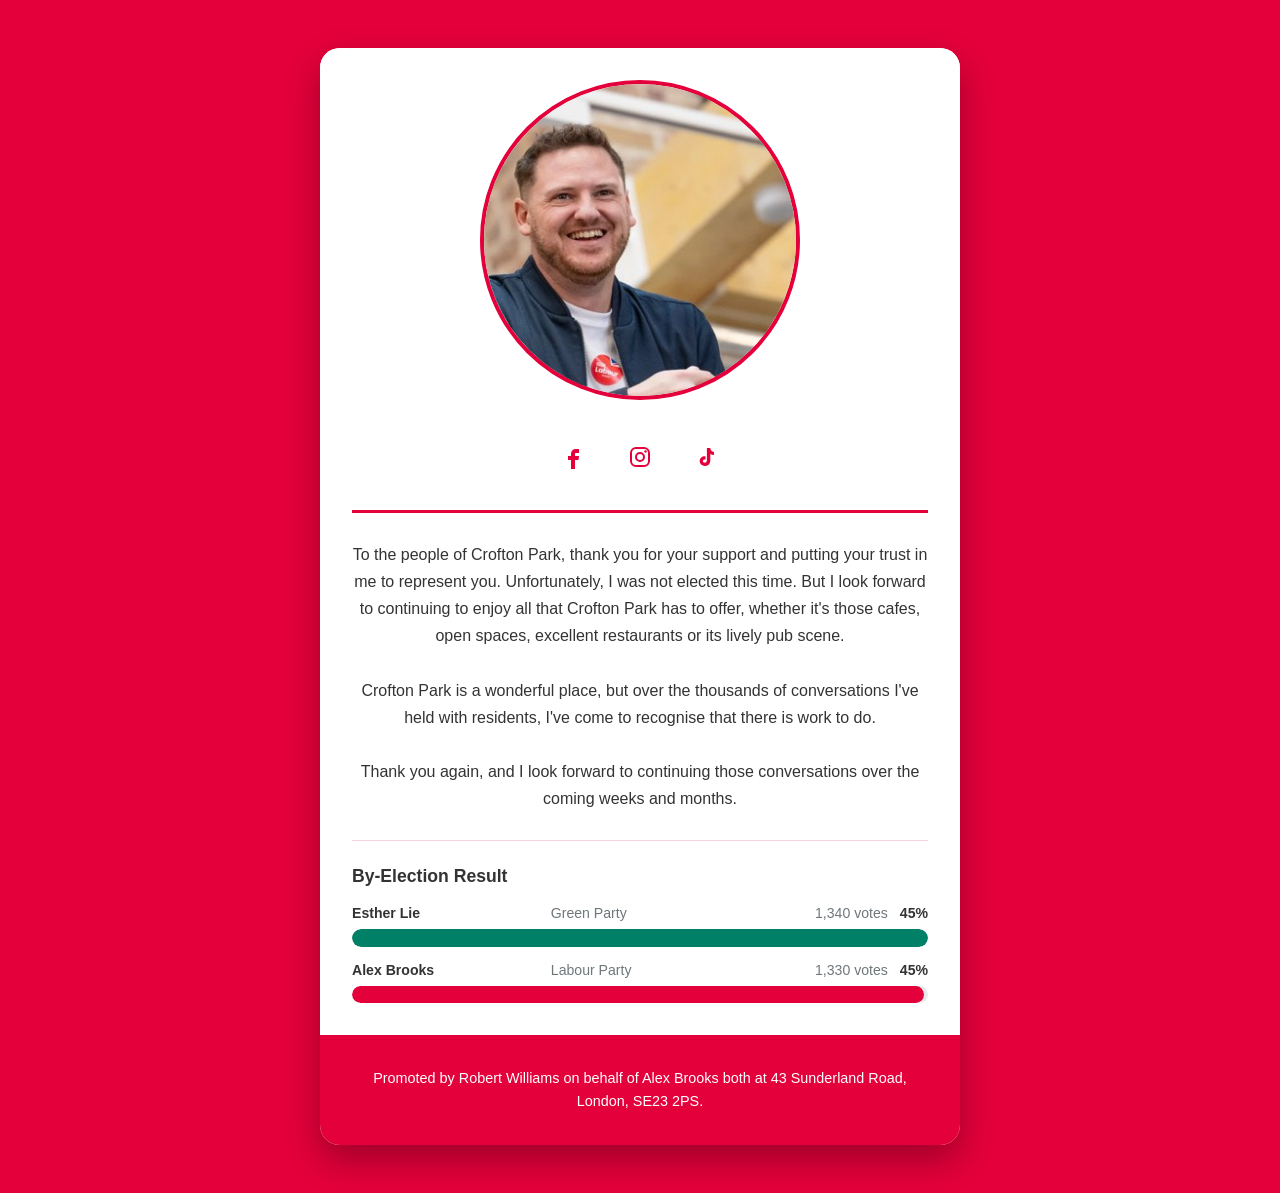
<file: index.html>
<!doctype html>
<html lang="en">
<head>
  <meta charset="utf-8">
  <meta name="viewport" content="width=device-width,initial-scale=1">
  <title>Alex Brooks | Crofton Park</title>
  <meta name="title" content="Alex Brooks | Crofton Park">
  <meta name="description" content="Alex Brooks, Crofton Park, Lewisham.">
  <meta name="keywords" content="Alex Brooks, Crofton Park, Lewisham, London">
  <meta name="author" content="Alex Brooks">
  <meta name="robots" content="index, follow">
  <meta name="language" content="English">
  <meta name="revisit-after" content="7 days">

  <!-- Canonical URL -->
  <link rel="canonical" href="https://alexbrooks.london/">

  <!-- Open Graph / Facebook -->
  <meta property="og:type" content="website">
  <meta property="og:url" content="https://alexbrooks.london/">
  <meta property="og:title" content="Alex Brooks | Crofton Park">
  <meta property="og:description" content="Alex Brooks, Crofton Park, Lewisham.">
  <meta property="og:image" content="https://alexbrooks.london/images/alex-brooks-crofton-park.webp">
  <meta property="og:image:width" content="1200">
  <meta property="og:image:height" content="630">
  <meta property="og:site_name" content="Alex Brooks">
  <meta property="og:locale" content="en_GB">

  <!-- Twitter -->
  <meta name="twitter:card" content="summary_large_image">
  <meta name="twitter:url" content="https://alexbrooks.london/">
  <meta name="twitter:title" content="Alex Brooks | Crofton Park">
  <meta name="twitter:description" content="Alex Brooks, Crofton Park, Lewisham.">
  <meta name="twitter:image" content="https://alexbrooks.london/images/alex-brooks-crofton-park.webp">

  <!-- Favicons -->
  <link rel="icon" type="image/x-icon" href="/favicon.ico">
  <link rel="icon" type="image/svg+xml" href="/favicon.svg">
  <link rel="icon" type="image/png" sizes="16x16" href="/favicon-16x16.png">
  <link rel="icon" type="image/png" sizes="32x32" href="/favicon-32x32.png">
  <link rel="icon" type="image/png" sizes="64x64" href="/favicon-64x64.png">
  <link rel="icon" type="image/png" sizes="96x96" href="/favicon-96x96.png">
  <link rel="apple-touch-icon" sizes="180x180" href="/apple-touch-icon.png">

  <link rel="stylesheet" href="styles.css">

  <!-- Structured Data -->
  <script type="application/ld+json">
    {
      "@context": "https://schema.org",
      "@type": "Person",
      "name": "Alex Brooks",
      "url": "https://alexbrooks.london/",
      "image": "https://alexbrooks.london/images/alex-brooks-crofton-park.webp",
      "address": {
        "@type": "PostalAddress",
        "addressLocality": "Crofton Park",
        "addressRegion": "London",
        "addressCountry": "GB"
      },
      "sameAs": [
        "https://facebook.com/LabourBrooks",
        "https://instagram.com/LabourBrooks",
        "https://tiktok.com/@LabourBrooks"
      ]
    }
  </script>
</head>
<body>
  <div class="page-background profile-card-page">
    <main class="floating-container profile-card" aria-label="Alex Brooks profile">
      <header class="profile-header">
        <div class="header-photo-container">
          <img
            src="images/profile-320.jpg"
            srcset="images/profile-320.jpg 320w, images/profile-640.jpg 640w"
            sizes="320px"
            width="320"
            height="320"
            alt="Alex Brooks"
            class="hero-photo"
            fetchpriority="high"
            decoding="async">
        </div>

        <nav class="profile-social-links social-links" aria-label="Social links">
          <a class="social-link" href="https://facebook.com/LabourBrooks" target="_blank" rel="noopener noreferrer" aria-label="Facebook">
            <svg viewBox="0 0 24 24" aria-hidden="true" focusable="false">
              <path d="M14 8h3V4h-3c-3.3 0-5 2-5 5v2H6v4h3v9h4v-9h3.5l.5-4h-4V9c0-.7.3-1 1-1Z"/>
            </svg>
          </a>
          <a class="social-link" href="https://instagram.com/LabourBrooks" target="_blank" rel="noopener noreferrer" aria-label="Instagram">
            <svg viewBox="0 0 24 24" aria-hidden="true" focusable="false">
              <rect x="3" y="3" width="18" height="18" rx="5" fill="none" stroke="currentColor" stroke-width="2"/>
              <circle cx="12" cy="12" r="4" fill="none" stroke="currentColor" stroke-width="2"/>
              <circle cx="17.5" cy="6.5" r="1.25"/>
            </svg>
          </a>
          <a class="social-link" href="https://tiktok.com/@LabourBrooks" target="_blank" rel="noopener noreferrer" aria-label="TikTok">
            <svg viewBox="0 0 24 24" aria-hidden="true" focusable="false">
              <path d="M16.2 3c.3 2.2 1.6 3.7 3.8 3.9v3.2c-1.3 0-2.5-.4-3.7-1.1v6.5c0 3.3-2.2 5.5-5.4 5.5-3 0-5.2-2-5.2-4.9 0-3.1 2.5-5.2 5.8-4.9v3.3c-1.5-.4-2.6.3-2.6 1.5 0 1 .8 1.7 1.9 1.7 1.3 0 2.1-.8 2.1-2.4V3h3.3Z"/>
            </svg>
          </a>
        </nav>

        <div class="bio profile-card-copy">
          <p>To the people of Crofton Park, thank you for your support and putting your trust in me to represent you. Unfortunately, I was not elected this time. But I look forward to continuing to enjoy all that Crofton Park has to offer, whether it's those cafes, open spaces, excellent restaurants or its lively pub scene.</p>
          <br>
          <p>Crofton Park is a wonderful place, but over the thousands of conversations I've held with residents, I've come to recognise that there is work to do.</p>
          <br>
          <p>Thank you again, and I look forward to continuing those conversations over the coming weeks and months.</p>
        </div>

        <section class="election-result" aria-labelledby="election-result-title">
          <h2 id="election-result-title">By-Election Result</h2>

          <div class="result-bars" aria-label="Election result bar chart">
            <div class="result-row" aria-label="Esther Lie, Green Party, 1,340 votes, 45 percent">
              <div class="result-meta">
                <span class="candidate">Esther Lie</span>
                <span class="party">Green Party</span>
                <span class="votes">1,340 votes</span>
                <span class="percentage">45%</span>
              </div>
              <div class="result-track" aria-hidden="true">
                <span class="result-bar green-party" style="--result-share: 100%;"></span>
              </div>
            </div>

            <div class="result-row" aria-label="Alex Brooks, Labour and Co-operative Party, 1,330 votes, 45 percent">
              <div class="result-meta">
                <span class="candidate">Alex Brooks</span>
                <span class="party">Labour Party</span>
                <span class="votes">1,330 votes</span>
                <span class="percentage">45%</span>
              </div>
              <div class="result-track" aria-hidden="true">
                <span class="result-bar labour-party" style="--result-share: 99.3%;"></span>
              </div>
            </div>
          </div>
        </section>
      </header>
      <footer class="footer">
        <p>Promoted by Robert Williams on behalf of Alex Brooks both at 43 Sunderland Road,
London, SE23 2PS.</p>
      </footer>
    </main>
  </div>

  <script>
    window.addEventListener('load', function () {
      window._gs = window._gs || function () {
        (window._gs.q = window._gs.q || []).push(arguments);
      };
      window._gs('GSN-140714-N');

      var script = document.createElement('script');
      script.src = 'https://d1l6p2sc9645hc.cloudfront.net/gosquared.js';
      script.async = true;
      document.head.appendChild(script);
    }, { once: true });
  </script>
</body>
</html>
</file>
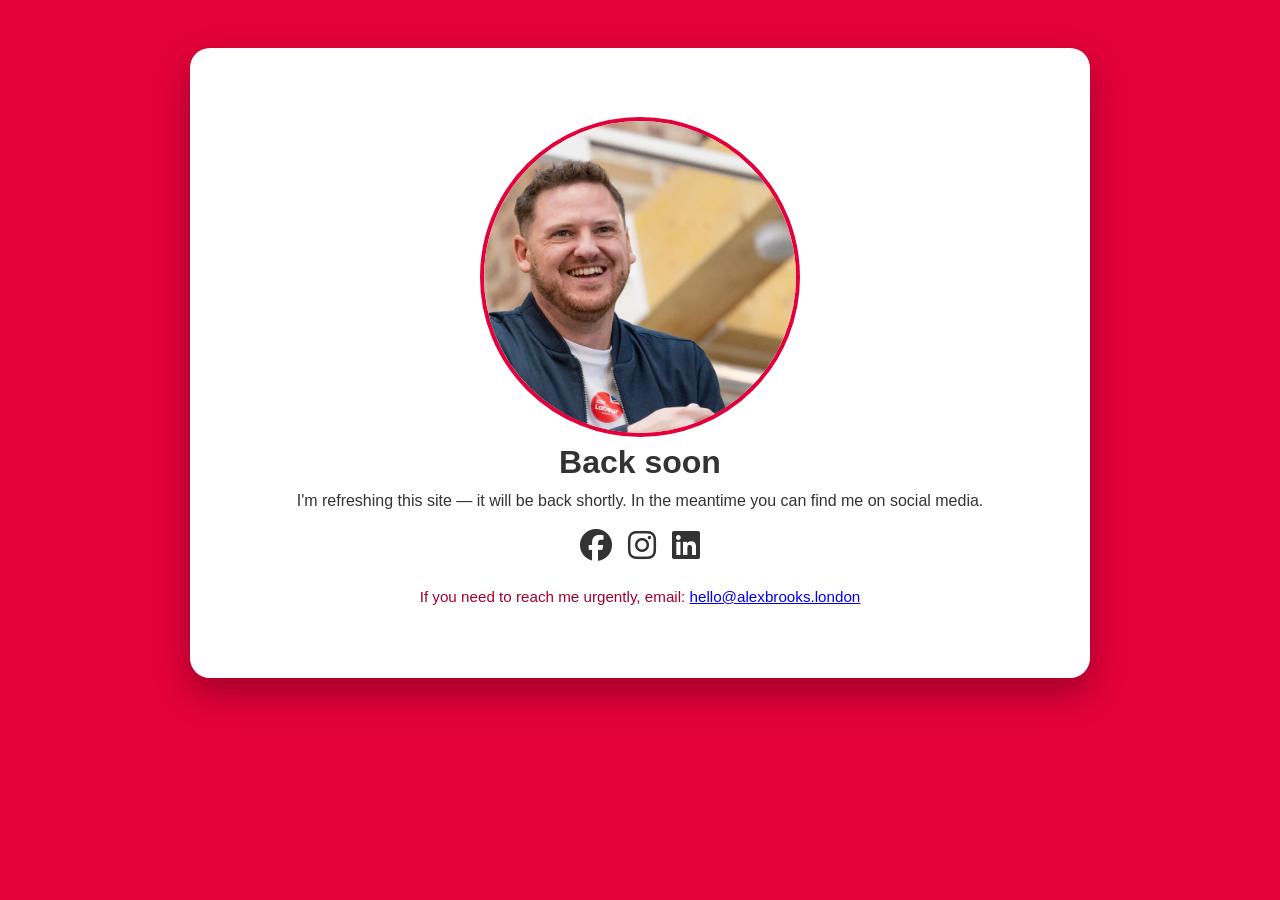
<file: holding.html>
<!doctype html>
<html lang="en">
<head>
  <meta charset="UTF-8">
  <meta name="viewport" content="width=device-width, initial-scale=1.0">

  <!-- Primary Meta Tags -->
  <title>Alex Brooks | Labour Councillor Candidate, Crofton Park</title>
  <meta name="title" content="Alex Brooks | Labour Councillor Candidate, Crofton Park">
  <meta name="description"
    content="I'm standing to be your Labour councillor for Crofton Park ward in the Lewisham Borough council elections on May 7, 2026. Get in touch and share your priorities.">
  <meta name="keywords"
    content="Alex Brooks, Crofton Park, Lewisham, Labour Party, councillor, local elections, London, 2026">
  <meta name="author" content="Alex Brooks">
  <meta name="robots" content="index, follow">
  <meta name="language" content="English">
  <meta name="revisit-after" content="7 days">

  <!-- Canonical URL -->
  <link rel="canonical" href="https://alexbrooks.london/">

  <!-- Open Graph / Facebook -->
  <meta property="og:type" content="website">
  <meta property="og:url" content="https://alexbrooks.london/">
  <meta property="og:title" content="Alex Brooks | Labour Councillor Candidate, Crofton Park">
  <meta property="og:description"
    content="I'm standing to be your Labour councillor for Crofton Park ward in the Lewisham Borough council elections on May 7, 2026. Get in touch and share your priorities.">
  <meta property="og:image" content="https://alexbrooks.london/images/alex-brooks-crofton-park.webp">
  <meta property="og:image:width" content="1200">
  <meta property="og:image:height" content="630">
  <meta property="og:site_name" content="Alex Brooks for Crofton Park">
  <meta property="og:locale" content="en_GB">

  <!-- Twitter -->
  <meta name="twitter:card" content="summary_large_image">
  <meta name="twitter:url" content="https://alexbrooks.london/">
  <meta name="twitter:title" content="Alex Brooks | Labour Councillor Candidate, Crofton Park">
  <meta name="twitter:description"
    content="I'm standing to be your Labour councillor for Crofton Park ward in the Lewisham Borough council elections on May 7, 2026.">
  <meta name="twitter:image" content="https://alexbrooks.london/images/alex-brooks-crofton-park.webp">

  <!-- Favicon -->
  <link rel="icon" type="image/x-icon" href="/favicon.ico">

  <!-- Stylesheets -->
  <link rel="stylesheet" href="styles.css">
  <link rel="stylesheet" href="https://cdnjs.cloudflare.com/ajax/libs/font-awesome/6.4.0/css/all.min.css"
    media="print" onload="this.media='all'">
  <noscript>
    <link rel="stylesheet" href="https://cdnjs.cloudflare.com/ajax/libs/font-awesome/6.4.0/css/all.min.css">
  </noscript>

  <!-- GoSquared Analytics -->
  <script>
    !function (g, s, q, r, d) {
      r = g[r] = g[r] || function () { (r.q = r.q || []).push(arguments) };
      d = s.createElement(q); d.src = '//d1l6p2sc9645hc.cloudfront.net/gosquared.js'; q =
        s.getElementsByTagName(q)[0]; q.parentNode.insertBefore(d, q)
    }(window, document
      , 'script', '_gs');

    _gs('GSN-140714-N');
  </script>

  <!-- Structured Data -->
  <script type="application/ld+json">
    {
      "@context": "https://schema.org",
      "@type": "Person",
      "name": "Alex Brooks",
      "url": "https://alexbrooks.london/",
      "image": "https://alexbrooks.london/images/alex-brooks-crofton-park.webp",
      "jobTitle": "Labour Councillor Candidate",
      "description": "I'm standing to be your Labour councillor for Crofton Park ward in the Lewisham Borough council elections on May 7, 2026.",
      "address": {
        "@type": "PostalAddress",
        "addressLocality": "Crofton Park",
        "addressRegion": "London",
        "addressCountry": "GB"
      },
      "sameAs": [
        "https://facebook.com/LabourBrooks",
        "https://instagram.com/LabourBrooks",
        "https://tiktok.com/@labourbrooks"
      ]
    }
  </script>

  <style>
    .holding-main{display:flex;align-items:center;justify-content:center;min-height:70vh;padding:3rem}
    .holding-card{text-align:center;max-width:720px}
    /* Larger, responsive profile image */
    .holding-card img{
      width:320px;
      height:320px;
      max-width:48vw;
      max-height:48vw;
      object-fit:cover;
      border-radius:50%;
      border:4px solid var(--labour-red);
      display:block;
      margin:0 auto;
    }
    @media (max-width:600px){
      .holding-card img{width:220px;height:220px;max-width:60vw;max-height:60vw}
    }

    /* Center and space social icons */
    .social-links{display:flex;justify-content:center;align-items:center;gap:1rem;margin-top:1rem}
    .social-links a{margin:0;color:inherit}
  </style>
</head>
<body>
  <div class="page-background">
    <div class="floating-container holding-main">
      <div class="holding-card">
        <img src="images/alex-brooks-crofton-park.webp" alt="Alex Brooks">
        <h1>Back soon</h1>
        <p>I'm refreshing this site — it will be back shortly. In the meantime you can find me on social media.</p>

        <div class="social-links" aria-label="Social links">
          <a href="https://facebook.com/LabourBrooks" target="_blank" rel="noopener noreferrer" aria-label="Facebook"><i class="fab fa-facebook fa-2x"></i></a>
          <a href="https://instagram.com/LabourBrooks" target="_blank" rel="noopener noreferrer" aria-label="Instagram"><i class="fab fa-instagram fa-2x"></i></a>
          <a href="https://linkedin.com/in/alexbrooks" target="_blank" rel="noopener noreferrer" aria-label="LinkedIn"><i class="fab fa-linkedin fa-2x"></i></a>
        </div>

        <p style="margin-top:1.25rem;font-size:.95rem;color:var(--labour-dark-red)">If you need to reach me urgently, email: <a href="mailto:hello@alexbrooks.london">hello@alexbrooks.london</a></p>
      </div>
    </div>
  </div>
</body>
</html>
</file>
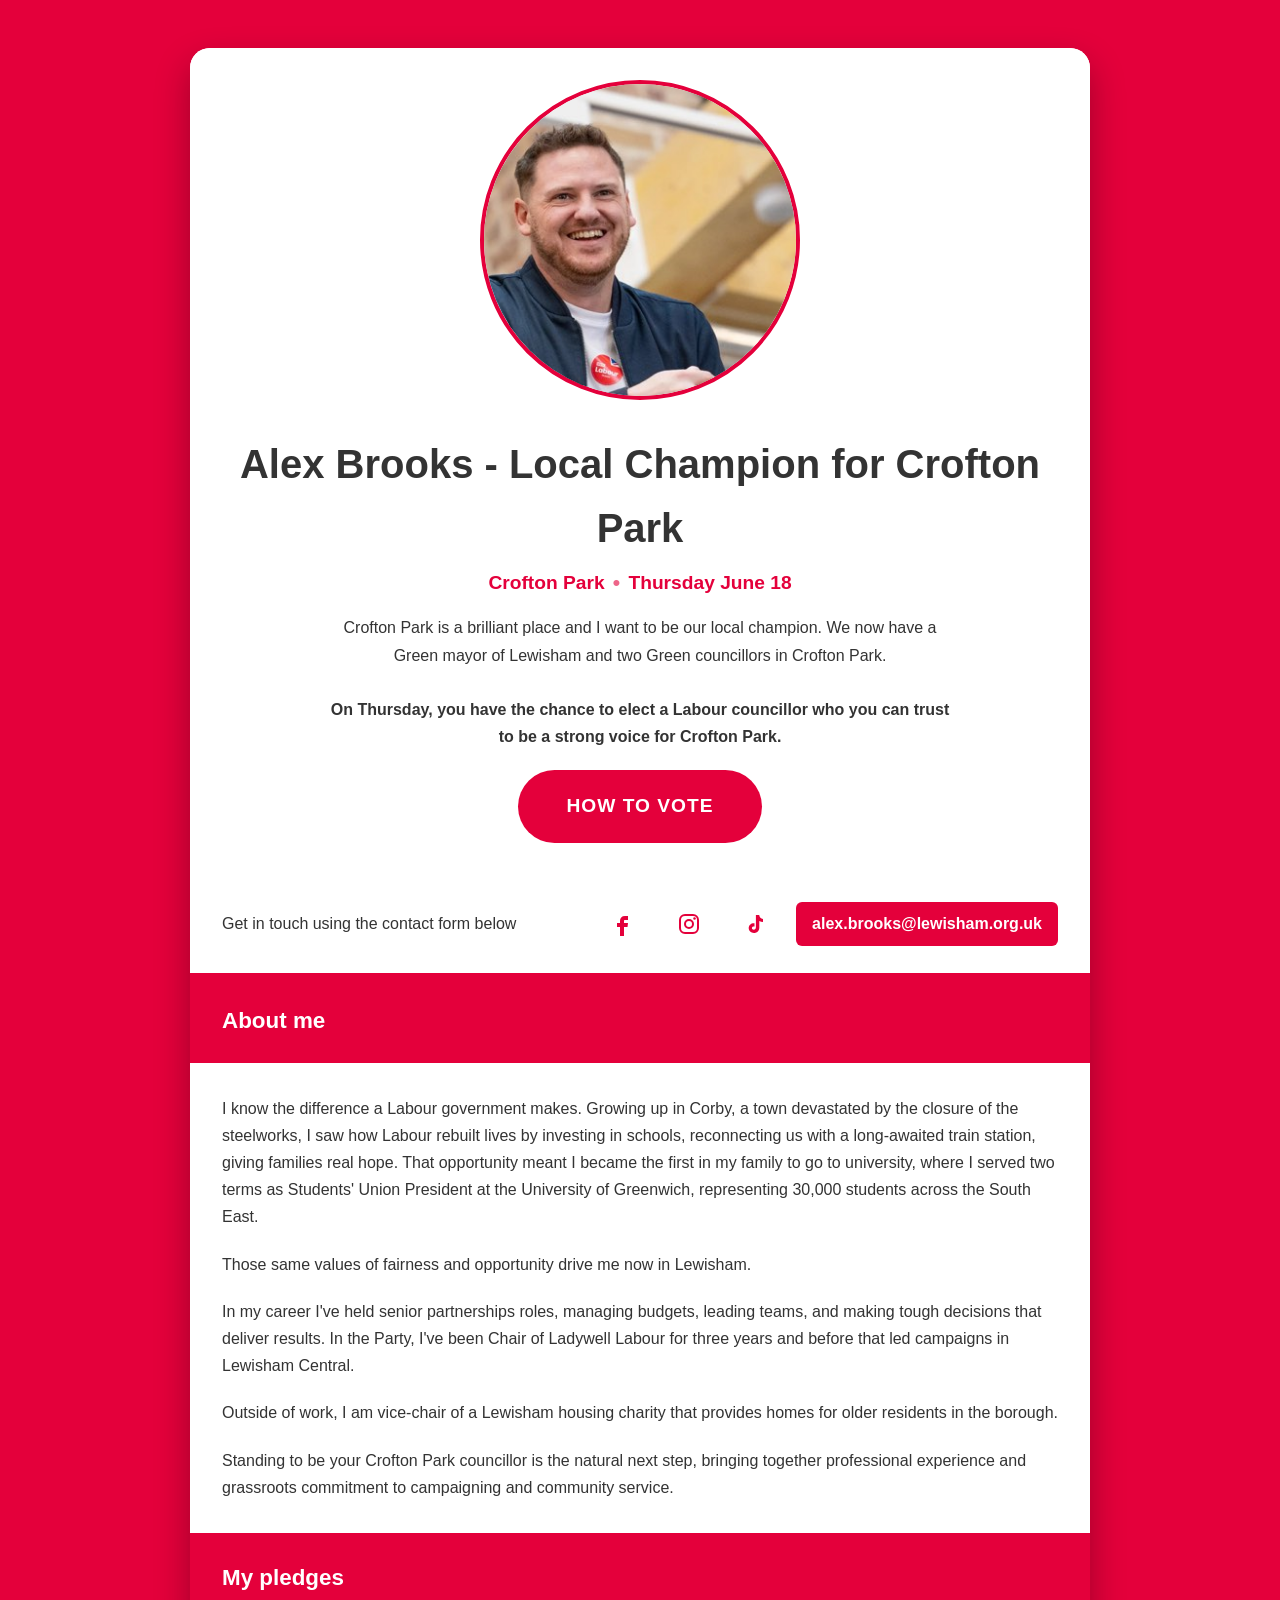
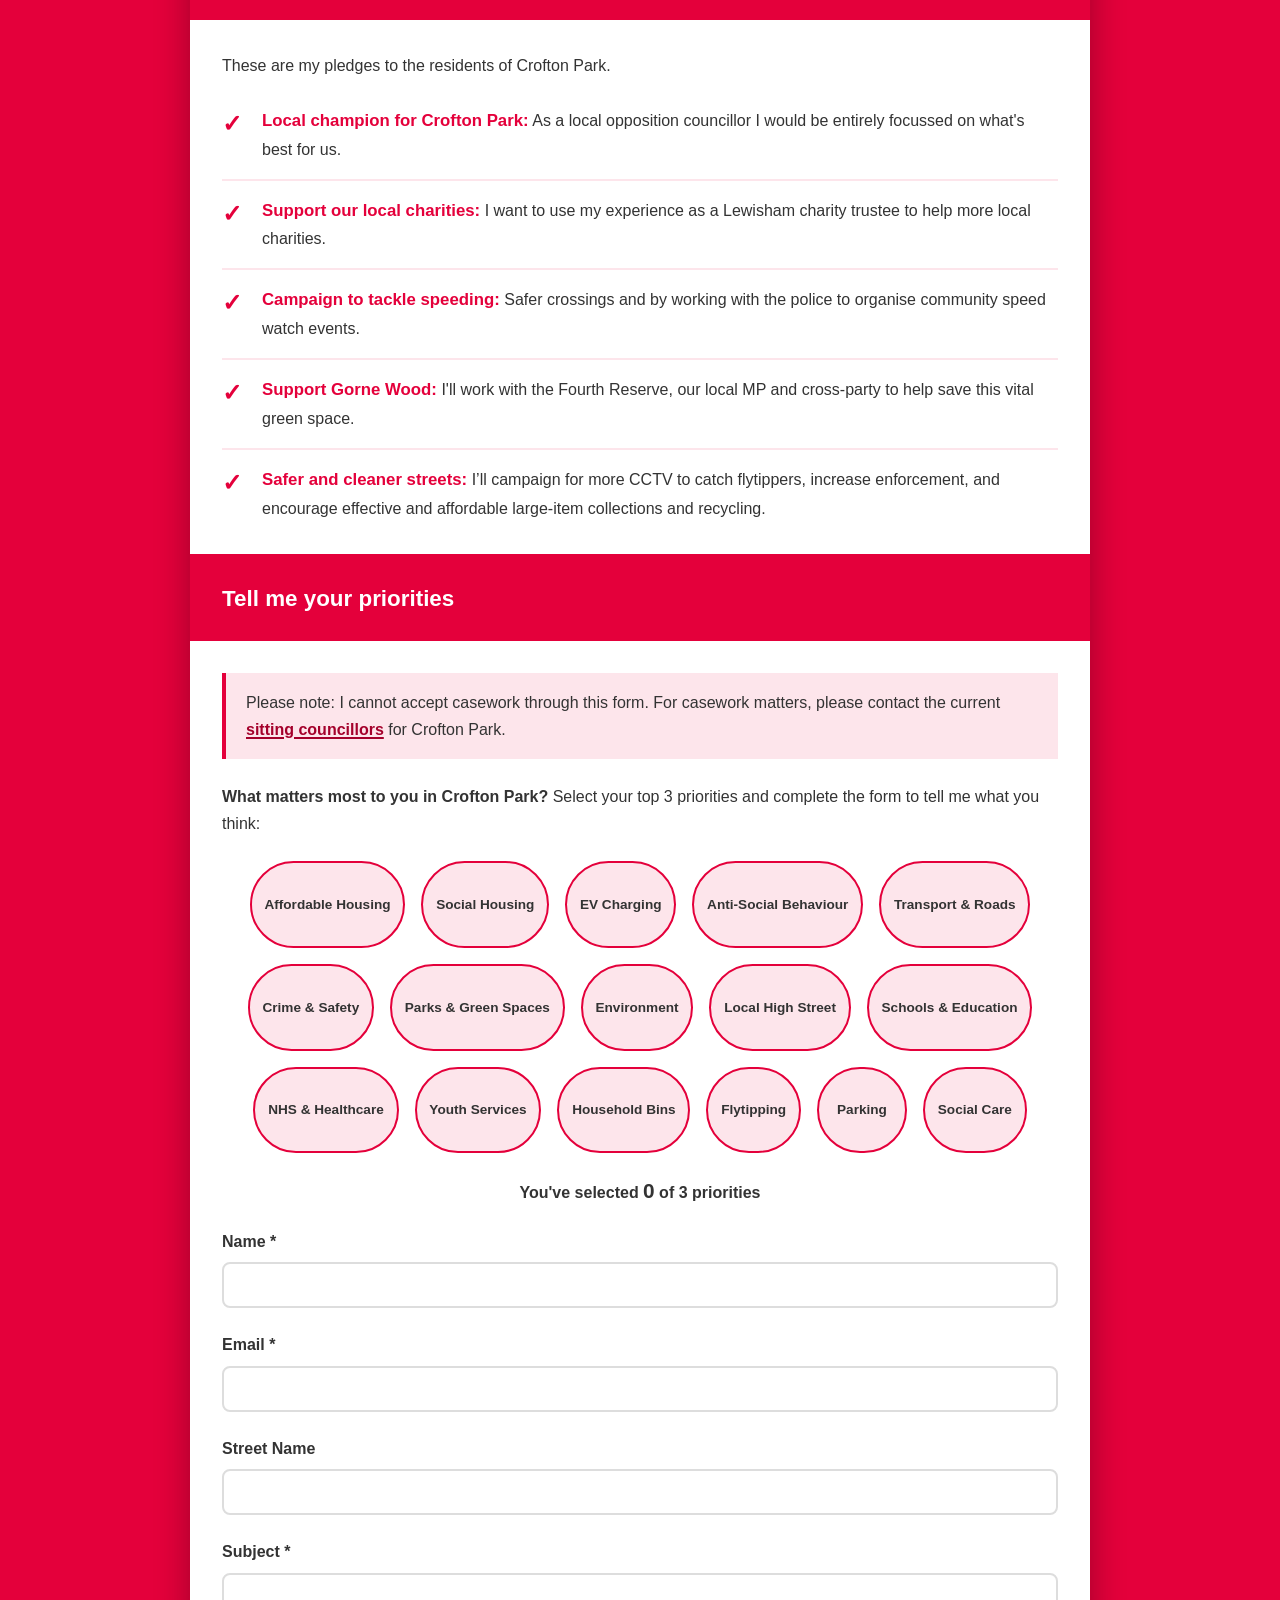
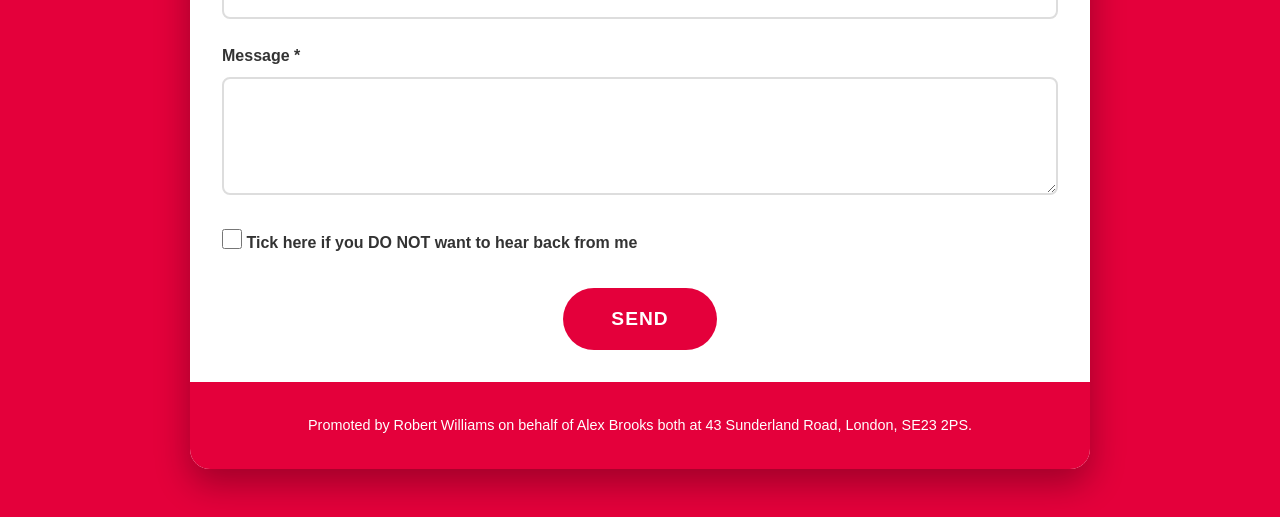
<file: index.backup-2026-06-19.html>
<!doctype html>
<html lang="en">
<head>
  <meta charset="utf-8">
  <meta name="viewport" content="width=device-width,initial-scale=1">
  <title>Alex Brooks | Labour Councillor Candidate, Crofton Park</title>
  <meta name="title" content="Alex Brooks | Labour Councillor Candidate, Crofton Park">
  <meta name="description" content="I'm standing to be your Labour councillor in the Crofton Park by-election on Thursday June 18">
  <meta name="keywords" content="Alex Brooks, Crofton Park, Lewisham, Labour Party, councillor, local elections, London, 2026">
  <meta name="author" content="Alex Brooks">
  <meta name="robots" content="index, follow">
  <meta name="language" content="English">
  <meta name="revisit-after" content="7 days">

  <!-- Canonical URL -->
  <link rel="canonical" href="https://alexbrooks.london/">

  <!-- Open Graph / Facebook -->
  <meta property="og:type" content="website">
  <meta property="og:url" content="https://alexbrooks.london/">
  <meta property="og:title" content="Alex Brooks | Labour Councillor Candidate, Crofton Park">
  <meta property="og:description" content="I'm standing to be your Labour councillor in the Crofton Park by-election on Thursday June 18">
  <meta property="og:image" content="https://alexbrooks.london/images/alex-brooks-crofton-park.webp">
  <meta property="og:image:width" content="1200">
  <meta property="og:image:height" content="630">
  <meta property="og:site_name" content="Alex Brooks for Crofton Park">
  <meta property="og:locale" content="en_GB">

  <!-- Twitter -->
  <meta name="twitter:card" content="summary_large_image">
  <meta name="twitter:url" content="https://alexbrooks.london/">
  <meta name="twitter:title" content="Alex Brooks | Labour Councillor Candidate, Crofton Park">
  <meta name="twitter:description" content="I'm standing to be your Labour councillor in the Crofton Park by-election on Thursday June 18">
  <meta name="twitter:image" content="https://alexbrooks.london/images/alex-brooks-crofton-park.webp">

  <!-- Favicons -->
  <link rel="icon" type="image/x-icon" href="/favicon.ico">
  <link rel="icon" type="image/svg+xml" href="/favicon.svg">
  <link rel="icon" type="image/png" sizes="16x16" href="/favicon-16x16.png">
  <link rel="icon" type="image/png" sizes="32x32" href="/favicon-32x32.png">
  <link rel="icon" type="image/png" sizes="64x64" href="/favicon-64x64.png">
  <link rel="icon" type="image/png" sizes="96x96" href="/favicon-96x96.png">
  <link rel="apple-touch-icon" sizes="180x180" href="/apple-touch-icon.png">

  <link rel="stylesheet" href="styles.css">

  <!-- Structured Data -->
  <script type="application/ld+json">
    {
      "@context": "https://schema.org",
      "@type": "Person",
      "name": "Alex Brooks",
      "url": "https://alexbrooks.london/",
      "image": "https://alexbrooks.london/images/alex-brooks-crofton-park.webp",
      "jobTitle": "Labour Councillor Candidate",
      "description": "I'm standing to be your Labour councillor in the Crofton Park by-election on Thursday June 18",
      "address": {
        "@type": "PostalAddress",
        "addressLocality": "Crofton Park",
        "addressRegion": "London",
        "addressCountry": "GB"
      },
      "sameAs": [
        "https://facebook.com/LabourBrooks",
        "https://instagram.com/LabourBrooks"
      ]
    }
  </script>

</head>
<body>
  <div class="page-background">
    <div class="floating-container">

      <!-- Header / Hero -->
      <header class="profile-header">
        <div class="header-photo-container">
          <img
            src="images/profile-320.jpg"
            srcset="images/profile-320.jpg 320w, images/profile-640.jpg 640w"
            sizes="320px"
            width="320"
            height="320"
            alt="Alex Brooks"
            class="hero-photo"
            fetchpriority="high"
            decoding="async">
        </div>
        <h1>Alex Brooks - Local Champion for Crofton Park</h1>
        <p class="subtitle">
                    <span class="subtitle-part">Crofton Park</span>
                    <span class="subtitle-separator">•</span>
                    <span class="subtitle-part">Thursday June 18</span>
                </p>
        <div class="bio">
          <p>Crofton Park is a brilliant place and I want to be our local champion. We now have a Green mayor of Lewisham and two Green councillors in Crofton Park.</p>
          <br>
          <p><strong>On Thursday, you have the chance to elect a Labour councillor who you can trust to be a strong voice for Crofton Park.</strong></p>
        <a class="submit-btn hero-cta" href="https://www.electoralcommission.org.uk/i-am-a/voter/your-election-information" target="_blank" rel="noopener noreferrer">How to vote</a>
        </div>
      </header>

      <main>
        <!-- Contact Bar -->
        <section class="contact-section">
          <p class="contact-text">Get in touch using the contact form below</p>
          <div class="contact-actions">
            <div class="social-links" aria-label="Social links">
              <a class="social-link" href="https://facebook.com/LabourBrooks" target="_blank" rel="noopener noreferrer" aria-label="Facebook">
                <svg viewBox="0 0 24 24" aria-hidden="true" focusable="false">
                  <path d="M14 8h3V4h-3c-3.3 0-5 2-5 5v2H6v4h3v9h4v-9h3.5l.5-4h-4V9c0-.7.3-1 1-1Z"/>
                </svg>
              </a>
              <a class="social-link" href="https://instagram.com/LabourBrooks" target="_blank" rel="noopener noreferrer" aria-label="Instagram">
                <svg viewBox="0 0 24 24" aria-hidden="true" focusable="false">
                  <rect x="3" y="3" width="18" height="18" rx="5" fill="none" stroke="currentColor" stroke-width="2"/>
                  <circle cx="12" cy="12" r="4" fill="none" stroke="currentColor" stroke-width="2"/>
                  <circle cx="17.5" cy="6.5" r="1.25"/>
                </svg>
              </a>
              <a class="social-link" href="https://tiktok.com/@LabourBrooks" target="_blank" rel="noopener noreferrer" aria-label="TikTok">
                <svg viewBox="0 0 24 24" aria-hidden="true" focusable="false">
                  <path d="M16.2 3c.3 2.2 1.6 3.7 3.8 3.9v3.2c-1.3 0-2.5-.4-3.7-1.1v6.5c0 3.3-2.2 5.5-5.4 5.5-3 0-5.2-2-5.2-4.9 0-3.1 2.5-5.2 5.8-4.9v3.3c-1.5-.4-2.6.3-2.6 1.5 0 1 .8 1.7 1.9 1.7 1.3 0 2.1-.8 2.1-2.4V3h3.3Z"/>
                </svg>
              </a>
            </div>
            <a class="email-btn" href="mailto:alex.brooks@lewisham.org.uk">alex.brooks@lewisham.org.uk</a>
          </div>
        </section>

      <!-- About Me -->
      <section class="page-section" id="about">
        <div class="section-header"><h2>About me</h2></div>
        <div class="content-inner">
          <p>I know the difference a Labour government makes. Growing up in Corby, a town devastated by the closure of the steelworks, I saw how Labour rebuilt lives by investing in schools, reconnecting us with a long-awaited train station, giving families real hope. That opportunity meant I became the first in my family to go to university, where I served two terms as Students' Union President at the University of Greenwich, representing 30,000 students across the South East.</p>

          <p>Those same values of fairness and opportunity drive me now in Lewisham.</p>

          <p>In my career I've held senior partnerships roles, managing budgets, leading teams, and making tough decisions that deliver results. In the Party, I've been Chair of Ladywell Labour for three years and before that led campaigns in Lewisham Central.</p>


          <p>Outside of work, I am vice-chair of a Lewisham housing charity that provides homes for older residents in the borough.</p>

          <p>Standing to be your Crofton Park councillor is the natural next step, bringing together professional experience and grassroots commitment to campaigning and community service.</p>
        </div>
      </section>

      <!-- My pledges -->
      <section class="page-section" id="pledges">
        <div class="section-header"><h2>My pledges</h2></div>
        <div class="content-inner">
          <p>These are my pledges to the residents of Crofton Park.</p>
          <ul class="priorities-list">
            <li><strong>Local champion for Crofton Park:</strong> As a local opposition councillor I would be entirely focussed on what's best for us.</li>
            <li><strong>Support our local charities:</strong> I want to use my experience as a Lewisham charity trustee to help more local charities.</li>
            <li><strong>Campaign to tackle speeding:</strong> Safer crossings and by working with the police to organise community speed watch events.</li>
            <li><strong>Support Gorne Wood:</strong> I'll work with the Fourth Reserve, our local MP and cross-party to help save this vital green space.</li>
            <li><strong>Safer and cleaner streets:</strong> I’ll campaign for more CCTV to catch flytippers, increase enforcement, and encourage effective and affordable large-item collections and recycling.</li>
          </ul>
        </div>
      </section>

      <!-- Tell Me Your Priorities (form with priority cloud) -->
      <section class="page-section">
        <div class="section-header"><h2>Tell me your priorities</h2></div>
        <div class="content-inner">
          <p class="casework-notice">Please note: I cannot accept casework through this form. For casework matters, please contact the current <a href="https://lewisham.gov.uk/inmyarea/neighbourhoods/croftonpark" target="_blank" rel="noopener noreferrer">sitting councillors</a> for Crofton Park.</p>

          <p class="priorities-intro"><strong>What matters most to you in Crofton Park?</strong> Select your top 3 priorities and complete the form to tell me what you think:</p>

          <div class="priority-cloud" id="priorityCloud"></div>
          <p class="selection-count">You've selected <span id="selectedCount">0</span> of 3 priorities</p>

          <form action="https://formspree.io/f/mqagbzeb" method="POST" class="contact-form" id="contactForm">
            <div id="priorityFields"></div>

            <div class="form-group">
              <label for="name">Name *</label>
              <input type="text" id="name" name="name" required>
            </div>

            <div class="form-group">
              <label for="email">Email *</label>
              <input type="email" id="email" name="email" required>
            </div>

            <div class="form-group">
              <label for="street">Street Name</label>
              <input type="text" id="street" name="street">
            </div>

            <div class="form-group">
              <label for="subject">Subject *</label>
              <input type="text" id="subject" name="subject" required>
            </div>

            <div class="form-group">
              <label for="message">Message *</label>
              <textarea id="message" name="message" rows="5" required></textarea>
            </div>

            <div class="form-group checkbox-group">
              <label class="checkbox-label">
                <input type="checkbox" id="no-response" name="no-response" value="yes">
                <span class="checkbox-text">Tick here if you DO NOT want to hear back from me</span>
              </label>
            </div>

            <button type="submit" class="submit-btn">Send</button>
          </form>
        </div>
      </section>
      </main>

      <footer class="footer">
        <p>Promoted by Robert Williams on behalf of Alex Brooks both at 43 Sunderland Road,
London, SE23 2PS.</p>
      </footer>

    </div>
  </div>

  <script src="script.js"></script>
  <script>
    window.addEventListener('load', function () {
      window._gs = window._gs || function () {
        (window._gs.q = window._gs.q || []).push(arguments);
      };
      window._gs('GSN-140714-N');

      var script = document.createElement('script');
      script.src = 'https://d1l6p2sc9645hc.cloudfront.net/gosquared.js';
      script.async = true;
      document.head.appendChild(script);
    }, { once: true });
  </script>
</body>
</html>
</file>
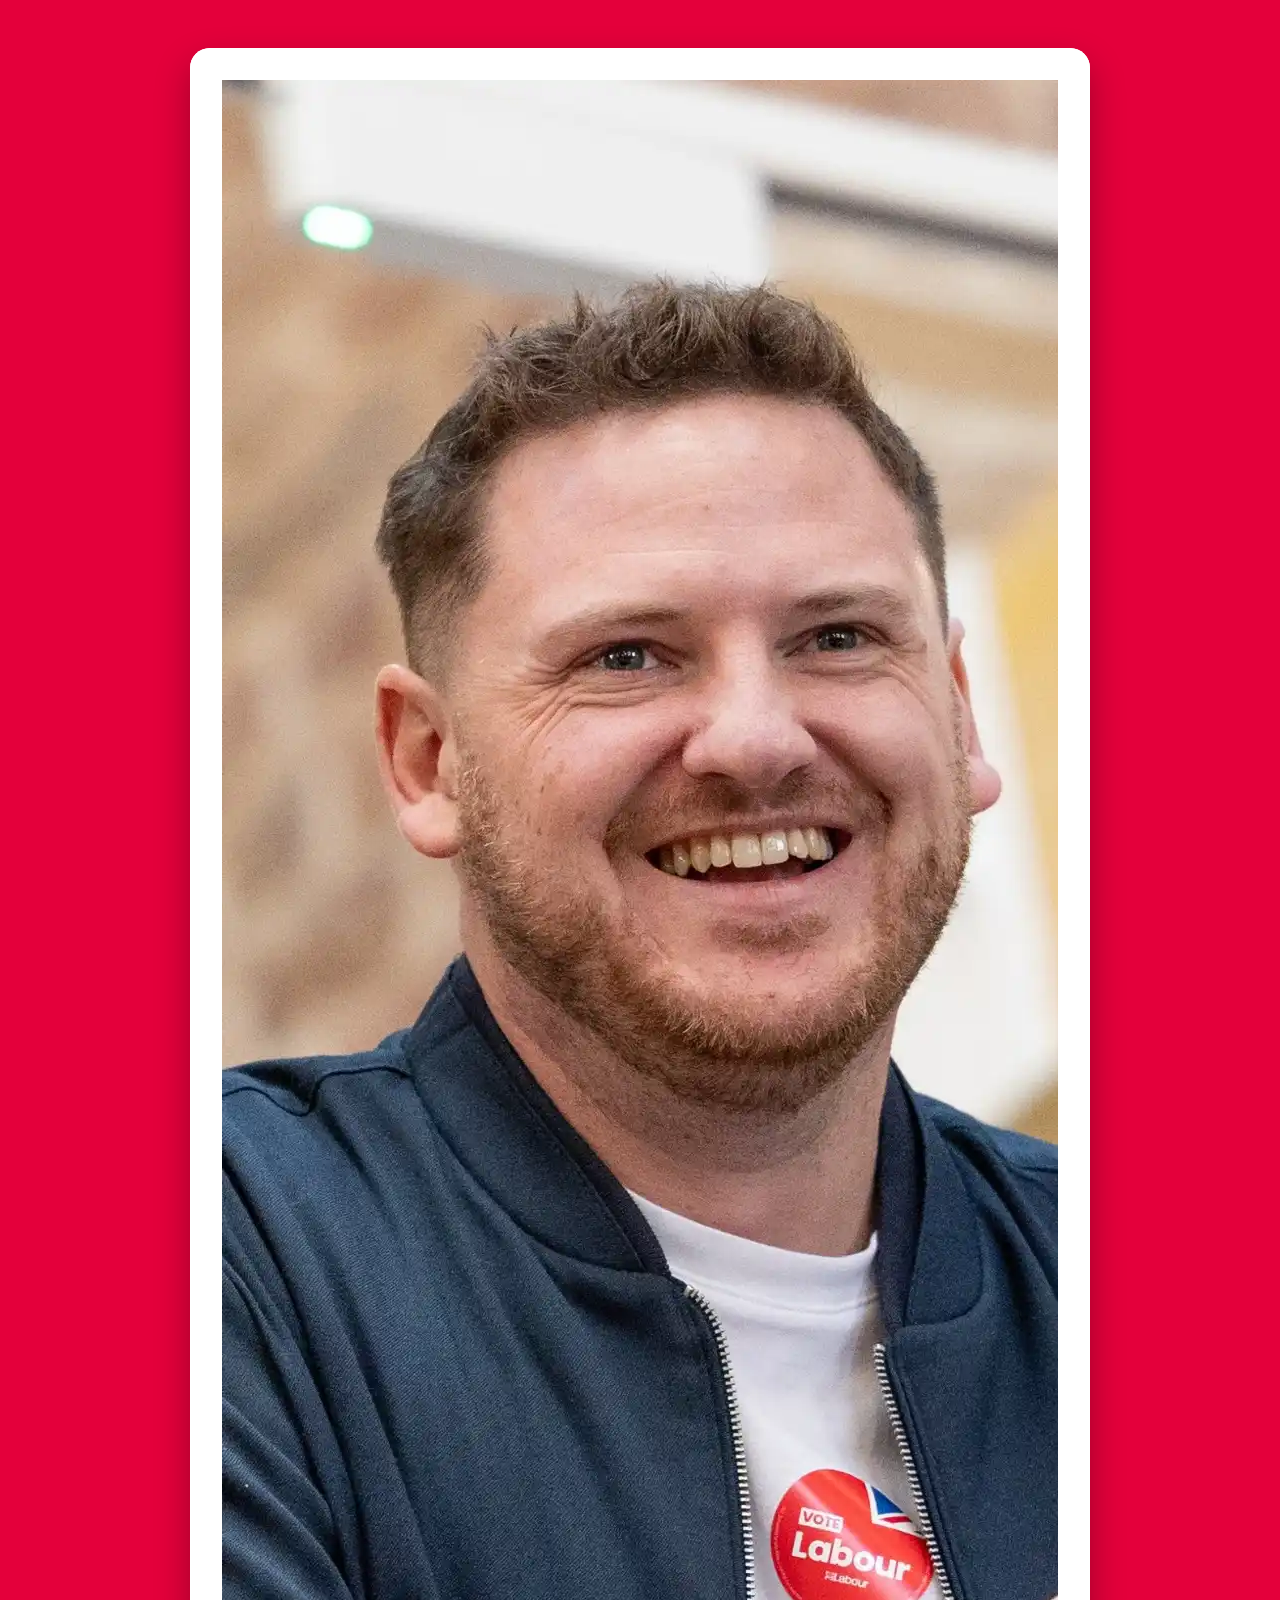
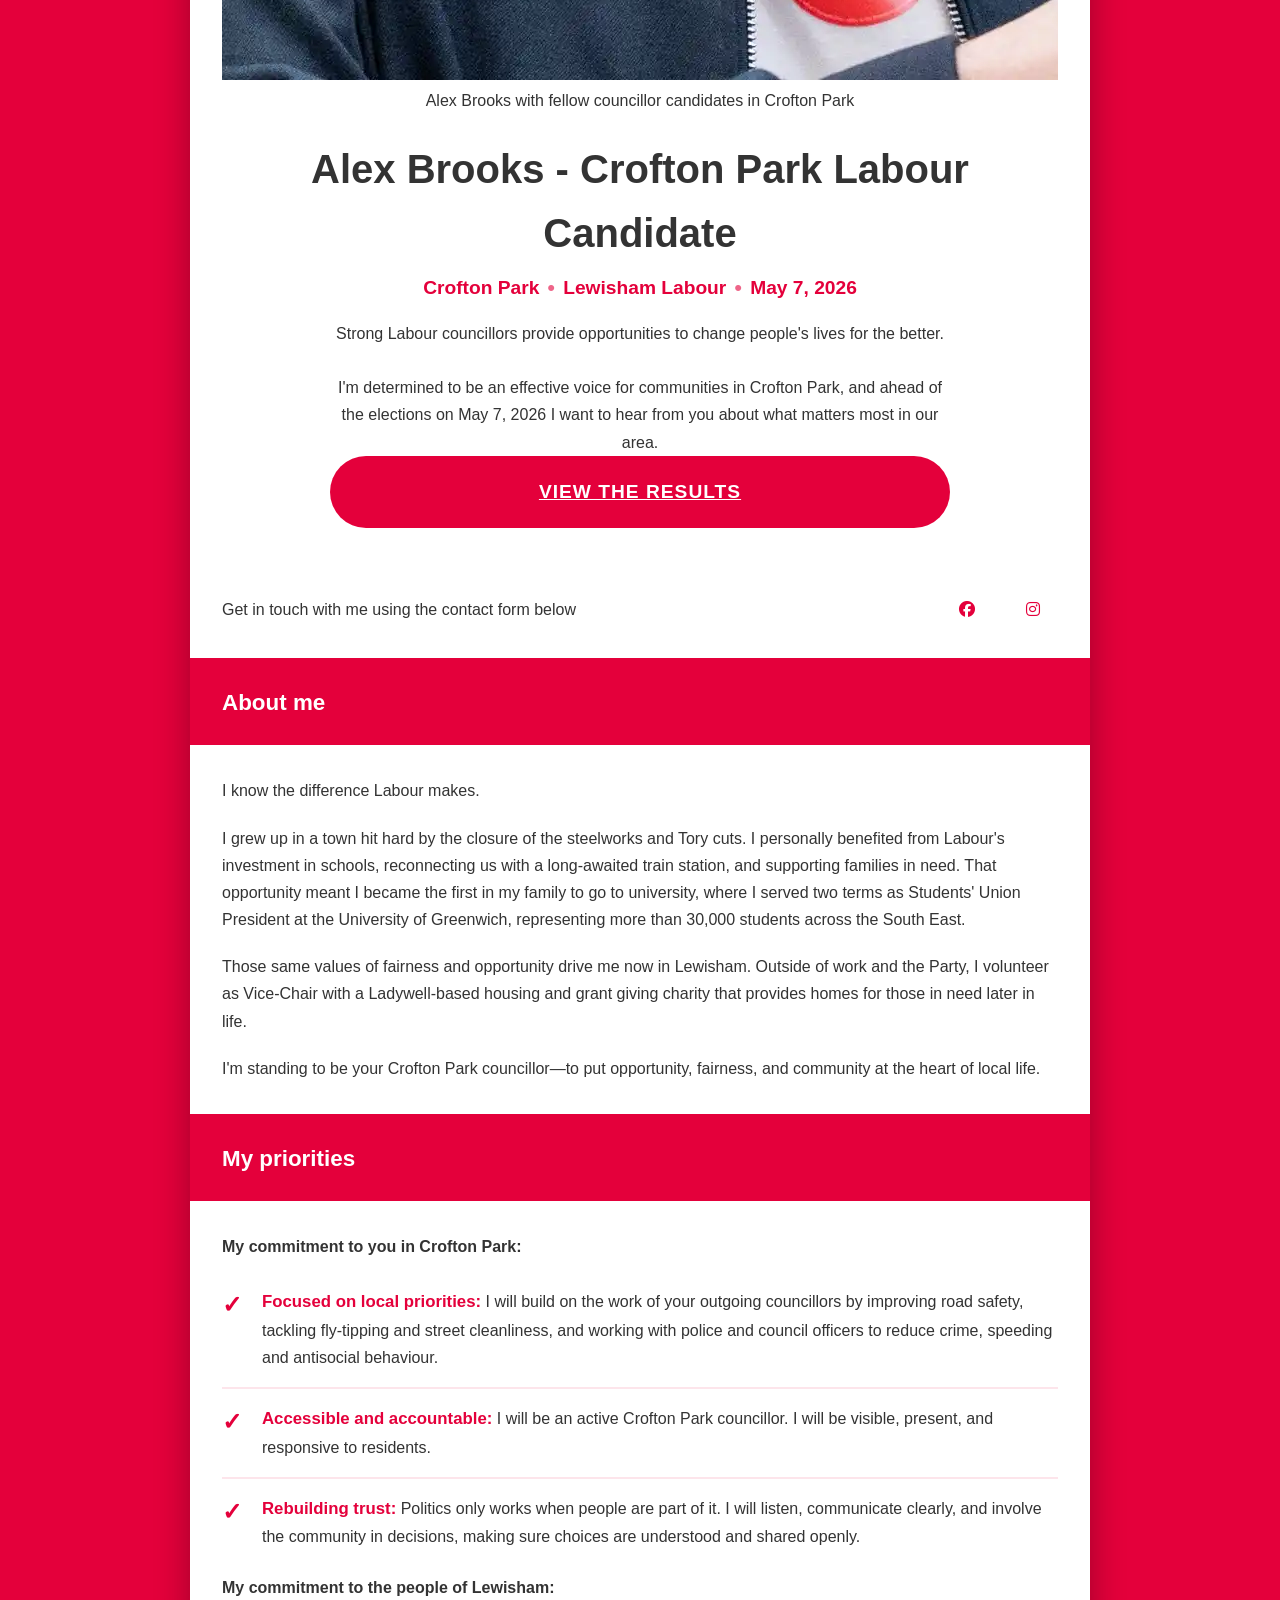
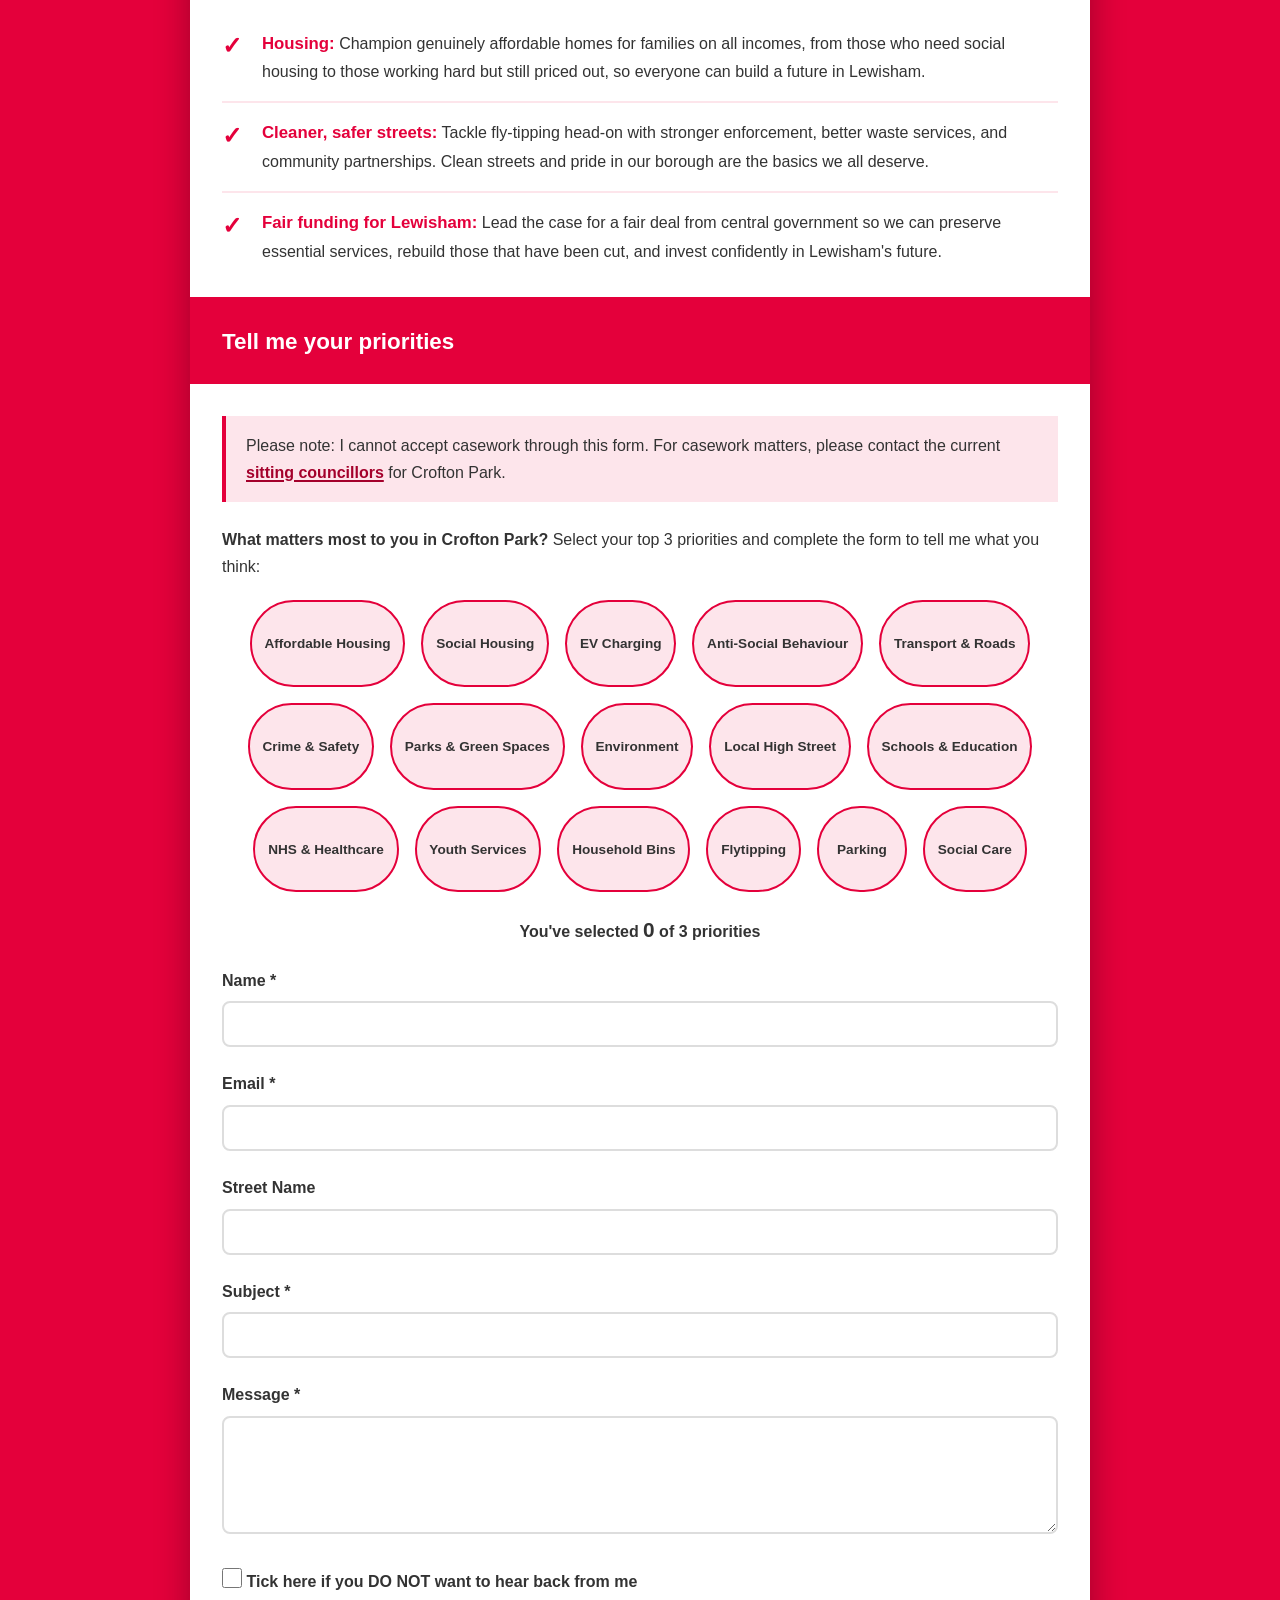
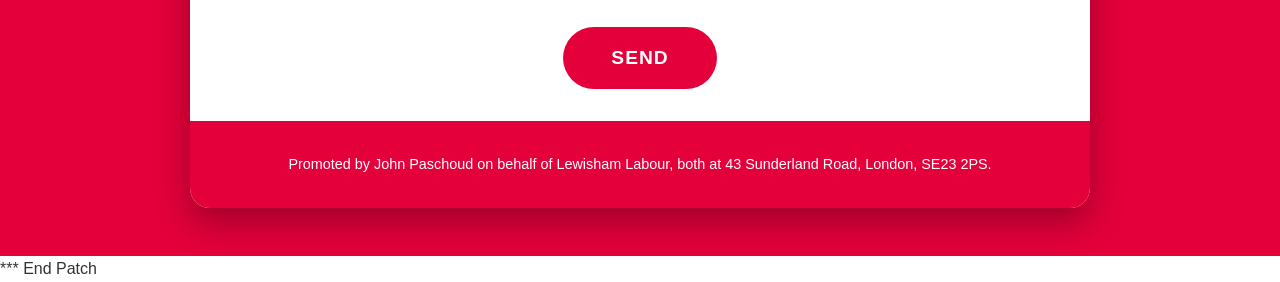
<file: index.original.html>
<!DOCTYPE html>
<html lang="en">

<head>
    <meta charset="UTF-8">
    <meta name="viewport" content="width=device-width, initial-scale=1.0">

    <!-- Primary Meta Tags -->
    <title>Alex Brooks | Labour Councillor Candidate, Crofton Park</title>
    <meta name="title" content="Alex Brooks | Labour Councillor Candidate, Crofton Park">
    <meta name="description"
        content="I'm standing to be your Labour councillor for Crofton Park ward in the Lewisham Borough council elections on May 7, 2026. Get in touch and share your priorities.">
    <meta name="keywords"
        content="Alex Brooks, Crofton Park, Lewisham, Labour Party, councillor, local elections, London, 2026">
    <meta name="author" content="Alex Brooks">
    <meta name="robots" content="index, follow">
    <meta name="language" content="English">
    <meta name="revisit-after" content="7 days">

    <!-- Canonical URL -->
    <link rel="canonical" href="https://alexbrooks.london/">

    <!-- Open Graph / Facebook -->
    <meta property="og:type" content="website">
    <meta property="og:url" content="https://alexbrooks.london/">
    <meta property="og:title" content="Alex Brooks | Labour Councillor Candidate, Crofton Park">
    <meta property="og:description"
        content="I'm standing to be your Labour councillor for Crofton Park ward in the Lewisham Borough council elections on May 7, 2026. Get in touch and share your priorities.">
    <meta property="og:image" content="https://alexbrooks.london/images/alex-brooks-crofton-park.webp">
    <meta property="og:image:width" content="1200">
    <meta property="og:image:height" content="630">
    <meta property="og:site_name" content="Alex Brooks for Crofton Park">
    <meta property="og:locale" content="en_GB">

    <!-- Twitter -->
    <meta name="twitter:card" content="summary_large_image">
    <meta name="twitter:url" content="https://alexbrooks.london/">
    <meta name="twitter:title" content="Alex Brooks | Labour Councillor Candidate, Crofton Park">
    <meta name="twitter:description"
        content="I'm standing to be your Labour councillor for Crofton Park ward in the Lewisham Borough council elections on May 7, 2026.">
    <meta name="twitter:image" content="https://alexbrooks.london/images/alex-brooks-crofton-park.webp">

    <!-- Favicon -->
    <link rel="icon" type="image/x-icon" href="/favicon.ico">

    <!-- Stylesheets -->
    <link rel="stylesheet" href="styles.css">
    <link rel="stylesheet" href="https://cdnjs.cloudflare.com/ajax/libs/font-awesome/6.4.0/css/all.min.css"
        media="print" onload="this.media='all'">
    <noscript>
    <link rel="stylesheet" href="https://cdnjs.cloudflare.com/ajax/libs/font-awesome/6.4.0/css/all.min.css">
    </noscript>

    <!-- GoSquared Analytics -->
    <script>
        !function (g, s, q, r, d) {
            r = g[r] = g[r] || function () { (r.q = r.q || []).push(arguments) };
            d = s.createElement(q); d.src = '//d1l6p2sc9645hc.cloudfront.net/gosquared.js'; q =
                s.getElementsByTagName(q)[0]; q.parentNode.insertBefore(d, q)
        }(window, document
            , 'script', '_gs');
        
        _gs('GSN-140714-N');
    </script>

    <!-- Structured Data -->
    <script type="application/ld+json">
        {
            "@context": "https://schema.org",
            "@type": "Person",
            "name": "Alex Brooks",
            "url": "https://alexbrooks.london/",
            "image": "https://alexbrooks.london/images/alex-brooks-crofton-park.webp",
            "jobTitle": "Labour Councillor Candidate",
            "description": "I'm standing to be your Labour councillor for Crofton Park ward in the Lewisham Borough council elections on May 7, 2026.",
            "address": {
                "@type": "PostalAddress",
                "addressLocality": "Crofton Park",
                "addressRegion": "London",
                "addressCountry": "GB"
            },
            "sameAs": [
                "https://facebook.com/LabourBrooks",
                "https://instagram.com/LabourBrooks",
                "https://tiktok.com/@labourbrooks"
            ]
        }
    </script>
</head>

<body>
    <div class="page-background">
        <div class="floating-container">
            <!-- Header with Photo and Bio -->
            <header class="profile-header">
                <div class="header-photo-container">
                    <img src="images/alex-brooks-crofton-park.webp"
                        alt="Alex Brooks with fellow councillor candidates in Crofton Park"
                        class="header-photo"
                        fetchpriority="high"
                        loading="eager">
                    <p class="header-photo-caption">Alex Brooks with fellow councillor candidates in Crofton Park</p>
                </div>
                <h1>Alex Brooks - Crofton Park Labour Candidate</h1>
                <p class="subtitle">
                    <span class="subtitle-part">Crofton Park</span>
                    <span class="subtitle-separator">•</span>
                    <span class="subtitle-part">Lewisham Labour</span>
                    <span class="subtitle-separator">•</span>
                    <span class="subtitle-part">May 7, 2026</span>
                </p>
                <div class="bio">
                    <p>Strong Labour councillors provide opportunities to change people's lives for the better.</p>
                    <br>
                    <p>I'm determined to be an effective voice for communities in Crofton Park, and ahead of the
                        elections on May 7, 2026 I want to hear from you about what matters most in our area.</p>

                    <div class="manifesto-button-container">
                        <a href="https://councilmeetings.lewisham.gov.uk/mgElectionAreaResults.aspx?ID=73&RPID=111727602"
                            target="_blank"
                            rel="noopener noreferrer"
                            class="submit-btn manifesto-btn">View the results</a>
                    </div>
                </div>
            </header>

            <!-- Contact Details -->
            <div class="contact-section">
                <p class="contact-text">Get in touch with me using the contact form below</p>
                <div class="social-links">
                    <a href="https://facebook.com/LabourBrooks" target="_blank" class="social-link"
                        aria-label="Facebook">
                        <i class="fab fa-facebook"></i>
                    </a>
                    <a href="https://instagram.com/LabourBrooks" target="_blank" class="social-link"
                        aria-label="Instagram">
                        <i class="fab fa-instagram"></i>
                    </a>
                </div>
            </div>

            <!-- About Me Section -->
            <section class="page-section">
                <div class="section-header">
                    <h2>About me</h2>
                </div>
                <div class="content-inner">
                    <p>I know the difference Labour makes.</p>

                    <p>I grew up in a town hit hard by the closure of the steelworks and Tory cuts. I personally
                        benefited from Labour's investment in schools, reconnecting us with a long-awaited train
                        station, and supporting families in need. That opportunity meant I became the first in my family
                        to go to university, where I served two terms as Students' Union President at the University of
                        Greenwich, representing more than 30,000 students across the South East.</p>

                    <p>Those same values of fairness and opportunity drive me now in Lewisham. Outside of work and the
                        Party, I volunteer as Vice-Chair with a Ladywell-based housing and grant giving charity that
                        provides homes for those in need later in life.</p>

                    <p>I'm standing to be your Crofton Park councillor—to put opportunity, fairness, and community at
                        the heart of local life.</p>
                </div>
            </section>

            <!-- My Priorities Section -->
            <section class="page-section">
                <div class="section-header">
                    <h2>My priorities</h2>
                </div>
                <div class="content-inner">
                    <p><strong>My commitment to you in Crofton Park:</strong></p>
                    <ul class="priorities-list">
                        <li><strong>Focused on local priorities:</strong> I will build on the work of your outgoing
                            councillors by improving road safety, tackling fly-tipping and street cleanliness, and
                            working with police and council officers to reduce crime, speeding and antisocial behaviour.
                        </li>
                        <li><strong>Accessible and accountable:</strong> I will be an active Crofton Park councillor. I
                            will be visible, present, and responsive to residents.</li>
                        <li><strong>Rebuilding trust:</strong> Politics only works when people are part of it. I will
                            listen, communicate clearly, and involve the community in decisions, making sure choices are
                            understood and shared openly.</li>
                    </ul>

                    <p class="priorities-section-header"><strong>My commitment to the people of Lewisham:</strong></p>
                    <ul class="priorities-list">
                        <li><strong>Housing:</strong> Champion genuinely affordable homes for families on all incomes,
                            from those who need social housing to those working hard but still priced out, so everyone
                            can build a future in Lewisham.</li>
                        <li><strong>Cleaner, safer streets:</strong> Tackle fly-tipping head-on with stronger
                            enforcement, better waste services, and community partnerships. Clean streets and pride in
                            our borough are the basics we all deserve.</li>
                        <li><strong>Fair funding for Lewisham:</strong> Lead the case for a fair deal from central
                            government so we can preserve essential services, rebuild those that have been cut, and
                            invest confidently in Lewisham's future.</li>
                    </ul>
                </div>
            </section>

            <!-- Tell Me Your Priorities Section -->
            <section class="page-section">
                <div class="section-header">
                    <h2>Tell me your priorities</h2>
                </div>
                <div class="content-inner">
                    <p class="casework-notice">Please note: I cannot accept casework through this form. For casework
                        matters, please contact the current <a
                            href="https://lewisham.gov.uk/inmyarea/neighbourhoods/croftonpark" target="_blank"
                            rel="noopener noreferrer">sitting councillors</a> for Crofton Park.</p>

                    <p style="margin-top: 1.5rem; margin-bottom: 1rem;"><strong>What matters most to you in Crofton
                            Park?</strong> Select your top 3 priorities and complete the form to tell me what you think:
                    </p>

                    <div class="priority-cloud" id="priorityCloud">
                        <!-- Priorities will be dynamically loaded here -->
                    </div>

                    <p class="selection-count">You've selected <span id="selectedCount">0</span> of 3 priorities</p>

                    <form action="https://formspree.io/f/mqagbzeb" method="POST" class="contact-form" id="contactForm">
                        <!-- Hidden fields for selected priorities - will be populated dynamically -->
                        <div id="priorityFields"></div>

                        <div class="form-group">
                            <label for="name">Name *</label>
                            <input type="text" id="name" name="name" required>
                        </div>

                        <div class="form-group">
                            <label for="email">Email *</label>
                            <input type="email" id="email" name="email" required>
                        </div>

                        <div class="form-group">
                            <label for="street">Street Name</label>
                            <input type="text" id="street" name="street">
                        </div>

                        <div class="form-group">
                            <label for="subject">Subject *</label>
                            <input type="text" id="subject" name="subject" required>
                        </div>

                        <div class="form-group">
                            <label for="message">Message *</label>
                            <textarea id="message" name="message" rows="5" required></textarea>
                        </div>

                        <div class="form-group checkbox-group">
                            <label class="checkbox-label">
                                <input type="checkbox" id="no-response" name="no-response" value="yes">
                                <span class="checkbox-text">Tick here if you DO NOT want to hear back from me</span>
                            </label>
                        </div>

                        <button type="submit" class="submit-btn">Send</button>
                    </form>
                </div>
            </section>

            <!-- Footer -->
            <footer class="footer">
                <p>Promoted by John Paschoud on behalf of Lewisham Labour, both at 43 Sunderland Road, London, SE23 2PS.</p>
            </footer>
        </div>
    </div>

    <script>
        // Priority issues data
        const priorities = [
            { id: 'affordable-housing', label: 'Affordable Housing' },
            { id: 'social-housing', label: 'Social Housing' },
            { id: 'ev-charging', label: 'EV Charging' },
            { id: 'antisocial', label: 'Anti-Social Behaviour' },
            { id: 'transport', label: 'Transport & Roads' },
            { id: 'crime', label: 'Crime & Safety' },
            { id: 'parks', label: 'Parks & Green Spaces' },
            { id: 'environment', label: 'Environment' },
            { id: 'shops', label: 'Local High Street' },
            { id: 'schools', label: 'Schools & Education' },
            { id: 'nhs', label: 'NHS & Healthcare' },
            { id: 'youth', label: 'Youth Services' },
            { id: 'bins', label: 'Household Bins' },
            { id: 'flytipping', label: 'Flytipping' },
            { id: 'parking', label: 'Parking' },
            { id: 'social-care', label: 'Social Care' },
        ];

        let selectedPriorities = [];

        // Initialize priority cloud
        function initPriorityCloud() {
            const cloud = document.getElementById('priorityCloud');

            // Load user selections
            loadUserSelections();

            // Create priority bubbles (without counts)
            priorities.forEach(priority => {
                const bubble = document.createElement('button');
                bubble.className = 'priority-bubble';
                bubble.setAttribute('data-id', priority.id);
                bubble.type = 'button'; // Prevent form submission

                const label = document.createElement('span');
                label.className = 'priority-label';
                label.textContent = priority.label;

                bubble.appendChild(label);
                bubble.onclick = () => togglePriority(priority.id);

                if (selectedPriorities.includes(priority.id)) {
                    bubble.classList.add('selected');
                }

                cloud.appendChild(bubble);
            });

            updateSelectionCount();
            updatePriorityFields();
        }

        // Load user selections from cookie
        function loadUserSelections() {
            const cookies = document.cookie.split(';');
            for (let cookie of cookies) {
                const [name, value] = cookie.trim().split('=');
                if (name === 'userPriorities') {
                    try {
                        selectedPriorities = JSON.parse(decodeURIComponent(value));
                    } catch (e) {
                        selectedPriorities = [];
                    }
                    break;
                }
            }
        }

        // Save user selections to cookie
        function saveUserSelections() {
            const expires = new Date();
            expires.setFullYear(expires.getFullYear() + 1);
            document.cookie = `userPriorities=${encodeURIComponent(JSON.stringify(selectedPriorities))}; expires=${expires.toUTCString()}; path=/`;
        }

        // Toggle priority selection
        function togglePriority(id) {
            const bubble = document.querySelector(`[data-id="${id}"]`);
            const wasSelected = selectedPriorities.includes(id);

            if (wasSelected) {
                // Deselect
                selectedPriorities = selectedPriorities.filter(p => p !== id);
                bubble.classList.remove('selected');
            } else {
                // Select (max 3)
                if (selectedPriorities.length >= 3) {
                    // Remove first selection
                    const removed = selectedPriorities.shift();
                    const removedBubble = document.querySelector(`[data-id="${removed}"]`);
                    removedBubble.classList.remove('selected');
                }
                selectedPriorities.push(id);
                bubble.classList.add('selected');
            }

            saveUserSelections();
            updateSelectionCount();
            updatePriorityFields();
        }

        // Update hidden form fields with selected priorities
        function updatePriorityFields() {
            const priorityFieldsContainer = document.getElementById('priorityFields');
            priorityFieldsContainer.innerHTML = ''; // Clear existing fields

            if (selectedPriorities.length > 0) {
                // Create a hidden field with all selected priorities as a formatted list
                const priorityList = selectedPriorities.map(id => {
                    const priority = priorities.find(p => p.id === id);
                    return priority ? priority.label : id;
                });

                const prioritiesInput = document.createElement('input');
                prioritiesInput.type = 'hidden';
                prioritiesInput.name = 'Selected Priorities';
                prioritiesInput.value = priorityList.join(', ');
                priorityFieldsContainer.appendChild(prioritiesInput);
            }
        }

        // Update selection count display
        function updateSelectionCount() {
            document.getElementById('selectedCount').textContent = selectedPriorities.length;
        }

        // Initialize on page load
        window.addEventListener('DOMContentLoaded', initPriorityCloud);
    </script>
</body>

*** End Patch
</file>
<file: styles.css>
/* Labour Party Brand Colors */
:root {
    --labour-red: #E4003B;
    --labour-dark-red: #A4002B;
    --labour-light: #FFFFFF;
    --labour-grey: #6F777B;
    --labour-text: #333333;

    /* Light Mode (default) */
    --background: var(--labour-red);
    --card-bg: var(--labour-light);
    --text-primary: var(--labour-text);
    --text-secondary: var(--labour-grey);
    --border-color: var(--labour-red);
}

/* Dark Mode - follows system preference */
@media (prefers-color-scheme: dark) {
    :root {
        --background: #1a1a1a;
        --card-bg: #2d2d2d;
        --text-primary: #e0e0e0;
        --text-secondary: #b0b0b0;
        --border-color: #404040;
    }
}

/* Reset and Base Styles */
* {
    margin: 0;
    padding: 0;
    box-sizing: border-box;
}

body {
    font-family: -apple-system, BlinkMacSystemFont, 'Segoe UI', Roboto, 'Helvetica Neue', Arial, sans-serif;
    line-height: 1.6;
    color: var(--labour-text);
    margin: 0;
    padding: 0;
}

/* Page Background - Solid Labour Red */
.page-background {
    min-height: 100vh;
    background-color: var(--background);
    padding: 3rem 1.5rem;
    display: flex;
    justify-content: center;
    align-items: flex-start;
    transition: background-color 0.3s ease;
}

/* Floating Container */
.floating-container {
    max-width: 900px;
    width: 100%;
    background-color: var(--card-bg);
    border-radius: 20px;
    box-shadow: 0 15px 35px rgba(0, 0, 0, 0.3);
    overflow: hidden;
    transition: background-color 0.3s ease, box-shadow 0.3s ease;
}

@media (prefers-color-scheme: dark) {
    .floating-container {
        box-shadow: 0 15px 35px rgba(0, 0, 0, 0.6);
    }
}

/* Header / Profile Section */
.profile-header {
    background-color: var(--card-bg);
    padding: 2rem 2rem;
    text-align: center;
    transition: background-color 0.3s ease;
}

.header-photo-container {
    margin-bottom: 1.5rem;
    width: 100%;
    overflow: hidden;
}

.hero-photo {
    width: 320px;
    height: 320px;
    object-fit: cover;
    border: 4px solid var(--labour-red);
    border-radius: 50%;
    max-width: 100%;
}

.profile-header h1 {
    font-size: 2.5rem;
    font-weight: 700;
    margin-bottom: 0.5rem;
    color: var(--text-primary);
    transition: color 0.3s ease;
}

.subtitle {
    font-size: 1.2rem;
    font-weight: 600;
    margin-bottom: 1rem;
    color: var(--labour-red);
    display: flex;
    align-items: center;
    justify-content: center;
    flex-wrap: wrap;
    gap: 0.5rem;
}

.subtitle-part {
    display: inline-block;
}

.subtitle-separator {
    color: var(--labour-red);
    opacity: 0.6;
    font-weight: 400;
    font-size: 1.4rem;
    line-height: 1;
}

.bio {
    font-size: 1rem;
    line-height: 1.7;
    color: var(--text-primary);
    max-width: 620px;
    margin: 0.75rem auto 0;
    transition: color 0.3s ease;
}

.bio p {
    color: inherit;
}

.profile-card-page {
    align-items: center;
}

.profile-card {
    max-width: 640px;
}

.profile-social-links {
    justify-content: center;
    margin: 0 auto 1.75rem;
}

.profile-card-copy {
    margin-top: 0;
    padding-top: 1.75rem;
    border-top: 3px solid var(--labour-red);
}

.profile-card-copy p {
    margin-bottom: 0;
}

/* Election Result */
.election-result {
    max-width: 620px;
    margin: 1.75rem auto 0;
    padding-top: 1.5rem;
    border-top: 1px solid rgba(228, 0, 59, 0.18);
    text-align: left;
}

.election-result h2 {
    margin-bottom: 1rem;
    color: var(--text-primary);
    font-size: 1.1rem;
    line-height: 1.3;
}

.result-bars {
    display: grid;
    gap: 0.9rem;
}

.result-row {
    display: grid;
    gap: 0.35rem;
}

.result-meta {
    display: grid;
    grid-template-columns: minmax(7rem, 1fr) minmax(10rem, 1.35fr) auto auto;
    gap: 0.75rem;
    align-items: baseline;
    color: var(--text-secondary);
    font-size: 0.88rem;
    line-height: 1.35;
}

.candidate {
    color: var(--text-primary);
    font-weight: 700;
}

.party {
    min-width: 0;
}

.votes,
.percentage {
    white-space: nowrap;
    font-variant-numeric: tabular-nums;
}

.percentage {
    color: var(--text-primary);
    font-weight: 700;
}

.result-track {
    height: 1.1rem;
    overflow: hidden;
    border-radius: 999px;
    background-color: rgba(111, 119, 123, 0.16);
}

.result-bar {
    display: block;
    width: var(--result-share);
    height: 100%;
    border-radius: inherit;
}

.green-party {
    background-color: #008066;
}

.labour-party {
    background-color: var(--labour-red);
}

@media (prefers-color-scheme: dark) {
    .election-result {
        border-top-color: rgba(224, 224, 224, 0.18);
    }

    .result-track {
        background-color: rgba(224, 224, 224, 0.16);
    }
}

/* Contact Section */
.contact-section {
    background-color: var(--card-bg);
    padding: 1.5rem 2rem;
    display: flex;
    justify-content: space-between;
    align-items: center;
    flex-wrap: wrap;
    gap: 1rem;
    border-bottom: 3px solid var(--labour-red);
    transition: background-color 0.3s ease;
}

.contact-text {
    color: var(--text-primary);
    font-size: 1rem;
    font-weight: 500;
    margin: 0;
    transition: color 0.3s ease;
}

.social-links {
    display: flex;
    gap: 1rem;
}

.social-link {
    width: 50px;
    height: 50px;
    display: flex;
    align-items: center;
    justify-content: center;
    background-color: var(--labour-light);
    color: var(--labour-red);
    border-radius: 50%;
    text-decoration: none;
    transition: all 0.3s ease;
}

.social-link:hover {
    background-color: var(--labour-dark-red);
    color: var(--labour-light);
    transform: scale(1.1);
}

.social-link svg {
    width: 24px;
    height: 24px;
    fill: currentColor;
}

.contact-actions {
    display: flex;
    align-items: center;
    gap: 1rem;
    flex-wrap: wrap;
}

.email-btn {
    background: var(--labour-red);
    color: var(--labour-light);
    padding: 0.6rem 1rem;
    border-radius: 6px;
    text-decoration: none;
    font-weight: 700;
}

/* Page Sections */
.page-section {
    background-color: var(--card-bg);
    border-top: 3px solid var(--labour-red);
    transition: background-color 0.3s ease;
}

.page-section:first-of-type {
    border-top: none;
}

.section-header {
    background-color: var(--labour-red);
    padding: 1.5rem 2rem;
}

.section-header h2 {
    margin: 0;
    font-size: 1.4rem;
    font-weight: 700;
    color: var(--labour-light);
}

.content-inner {
    padding: 2rem;
}

.content-inner p {
    margin-bottom: 1.25rem;
    line-height: 1.7;
    font-size: 1rem;
    color: var(--text-primary);
    transition: color 0.3s ease;
}

.content-inner p:last-child {
    margin-bottom: 0;
}

.content-inner p:has(+ .priorities-list) {
    margin-bottom: 0.5rem;
}

.content-inner ul {
    margin-bottom: 1.5rem;
}

.content-inner ul:last-child {
    margin-bottom: 0;
}

/* Priorities List */
.priorities-list {
    list-style: none;
    padding: 0;
    padding-top: 0.25rem;
}

.priorities-list li {
    padding: 1rem 0;
    padding-left: 2.5rem;
    position: relative;
    line-height: 1.7;
    font-size: 1rem;
    border-bottom: 2px solid rgba(228, 0, 59, 0.1);
    color: var(--text-primary);
    transition: color 0.3s ease;
}

.priorities-list li:last-child {
    border-bottom: none;
    padding-bottom: 0;
}

.priorities-list li::before {
    content: "✓";
    position: absolute;
    left: 0;
    color: var(--labour-red);
    font-weight: bold;
    font-size: 1.5rem;
    top: 0.8rem;
}

.priorities-list strong {
    color: var(--labour-red);
    font-size: 1.05rem;
}

/* Contact Form */
.casework-notice {
    background-color: rgba(228, 0, 59, 0.1);
    border-left: 4px solid var(--labour-red);
    padding: 1rem 1.25rem;
    margin-bottom: 1.5rem;
    font-size: 0.95rem;
    color: var(--text-primary);
    line-height: 1.6;
}

.casework-notice a {
    color: var(--labour-dark-red);
    font-weight: 600;
    text-decoration: underline;
    text-decoration-thickness: 2px;
    text-underline-offset: 2px;
    transition: color 0.3s ease;
}

.priorities-intro {
    margin-top: 1.5rem;
    margin-bottom: 1rem;
}

.casework-notice a:hover {
    color: var(--labour-dark-red);
}

@media (prefers-color-scheme: dark) {
    .casework-notice {
        background-color: rgba(228, 0, 59, 0.15);
    }
}

.contact-form {
    padding: 0;
}

.form-group {
    margin-bottom: 1.5rem;
}

.form-group label {
    display: block;
    margin-bottom: 0.5rem;
    font-weight: 700;
    font-size: 1rem;
    color: var(--text-primary);
    transition: color 0.3s ease;
}

.form-group input,
.form-group textarea {
    width: 100%;
    padding: 0.75rem 1rem;
    border: 2px solid #ddd;
    border-radius: 8px;
    font-size: 1rem;
    font-family: inherit;
    transition: border-color 0.3s ease, background-color 0.3s ease, color 0.3s ease;
    background-color: var(--card-bg);
    color: var(--text-primary);
}

@media (prefers-color-scheme: dark) {

    .form-group input,
    .form-group textarea {
        border-color: #555;
    }
}

.form-group input:focus,
.form-group textarea:focus {
    outline: none;
    border-color: var(--labour-red);
}

.checkbox-group {
    margin-bottom: 2rem;
}

.checkbox-label {
    display: flex;
    align-items: flex-start;
    gap: 0.75rem;
    cursor: pointer;
    font-weight: 400;
}

.checkbox-label input[type="checkbox"] {
    width: auto;
    min-width: 20px;
    height: 20px;
    margin-top: 0.15rem;
    cursor: pointer;
    accent-color: var(--labour-red);
}

.checkbox-text {
    color: var(--text-primary);
    font-size: 1rem;
    line-height: 1.6;
    transition: color 0.3s ease;
}

.submit-btn {
    width: auto;
    padding: 1.25rem 3rem;
    background-color: var(--labour-red);
    color: var(--labour-light);
    border: none;
    border-radius: 50px;
    font-size: 1.2rem;
    font-weight: 700;
    cursor: pointer;
    transition: all 0.3s ease;
    text-transform: uppercase;
    letter-spacing: 1px;
    display: block;
    margin: 0 auto;
}

.hero-cta {
    display: inline-block;
    margin-top: 1.25rem;
    text-decoration: none;
}

.submit-btn:hover {
    background-color: var(--labour-dark-red);
    transform: translateY(-3px);
    box-shadow: 0 6px 20px rgba(228, 0, 59, 0.3);
}

.submit-btn:active {
    transform: translateY(0);
}

/* Priority Cloud Styles */
.priority-cloud {
    display: flex;
    flex-wrap: wrap;
    gap: 1rem;
    justify-content: center;
    padding: 0.25rem 0;
    min-height: 300px;
}

.priority-bubble {
    display: inline-flex;
    align-items: center;
    justify-content: center;
    padding: 0.3rem 0.8rem;
    background-color: rgba(228, 0, 59, 0.1);
    border: 2px solid var(--labour-red);
    border-radius: 50px;
    cursor: pointer;
    transition: all 0.3s ease;
    font-family: inherit;
    min-width: 90px;
    color: var(--text-primary);
}

.priority-bubble:hover {
    transform: scale(1.05);
    background-color: rgba(228, 0, 59, 0.2);
    box-shadow: 0 4px 12px rgba(228, 0, 59, 0.3);
}

.priority-bubble.selected {
    background-color: var(--labour-red);
    border-color: var(--labour-red);
    color: var(--labour-light);
    transform: scale(1.08);
    box-shadow: 0 6px 16px rgba(228, 0, 59, 0.4);
}

.priority-label {
    font-weight: 600;
    font-size: 0.85rem;
    text-align: center;
    color: inherit;
}

.selection-count {
    text-align: center;
    font-weight: 600;
    font-size: 1.1rem;
    color: var(--labour-red);
    margin-top: 1rem;
}

#selectedCount {
    font-size: 1.3rem;
    font-weight: 700;
}

@media (prefers-color-scheme: dark) {
    .priority-bubble {
        background-color: rgba(228, 0, 59, 0.15);
        color: var(--text-primary);
    }

    .priority-bubble:hover {
        background-color: rgba(228, 0, 59, 0.25);
    }
}

/* Footer */
.footer {
    background-color: var(--labour-red);
    color: var(--labour-light);
    padding: 2rem;
    text-align: center;
}

.footer p {
    margin-bottom: 0.75rem;
    font-size: 1rem;
}

.footer p:last-child {
    margin-bottom: 0;
    font-size: 0.9rem;
}

/* Mobile Responsiveness */
@media (max-width: 768px) {
    .page-background {
        padding: 1rem 0.5rem;
    }

    .profile-header {
        padding: 1.5rem;
    }

    .profile-header h1 {
        font-size: 2rem;
    }

    .subtitle {
        font-size: 1rem;
    }

    .contact-section {
        flex-direction: column;
        align-items: stretch;
        padding: 1.25rem;
    }

    .social-links {
        justify-content: center;
    }

    .social-link {
        width: 45px;
        height: 45px;
    }

    .section-header {
        padding: 1.25rem 1.5rem;
    }

    .section-header h2 {
        font-size: 1.2rem;
    }

    .content-inner {
        padding: 1.5rem;
    }

    .content-inner p,
    .priorities-list li {
        font-size: 0.95rem;
    }

    .priorities-list li {
        padding-left: 2.25rem;
    }

    .priorities-list strong {
        font-size: 1rem;
    }

    .form-group label {
        font-size: 1rem;
    }

    .form-group input,
    .form-group textarea {
        font-size: 0.95rem;
        padding: 0.7rem 0.85rem;
    }

    .submit-btn {
        font-size: 1.1rem;
        padding: 1rem;
    }

    .priority-bubble {
        min-width: 90px;
        padding: 0.3rem 0.8rem;
    }

    .priority-label {
        font-size: 0.8rem;
    }
}

@media (max-width: 480px) {
    .profile-header h1 {
        font-size: 1.75rem;
    }

    .subtitle {
        font-size: 0.95rem;
    }

    .section-header {
        padding: 1rem 1.25rem;
    }

    .section-header h2 {
        font-size: 1.1rem;
    }

    .content-inner {
        padding: 1.25rem;
    }

    .election-result {
        margin-top: 1.5rem;
        padding-top: 1.25rem;
    }

    .result-meta {
        grid-template-columns: 1fr auto;
        gap: 0.2rem 0.75rem;
    }

    .candidate,
    .party {
        grid-column: 1 / 2;
    }

    .votes,
    .percentage {
        grid-column: 2 / 3;
        text-align: right;
    }
}
</file>
